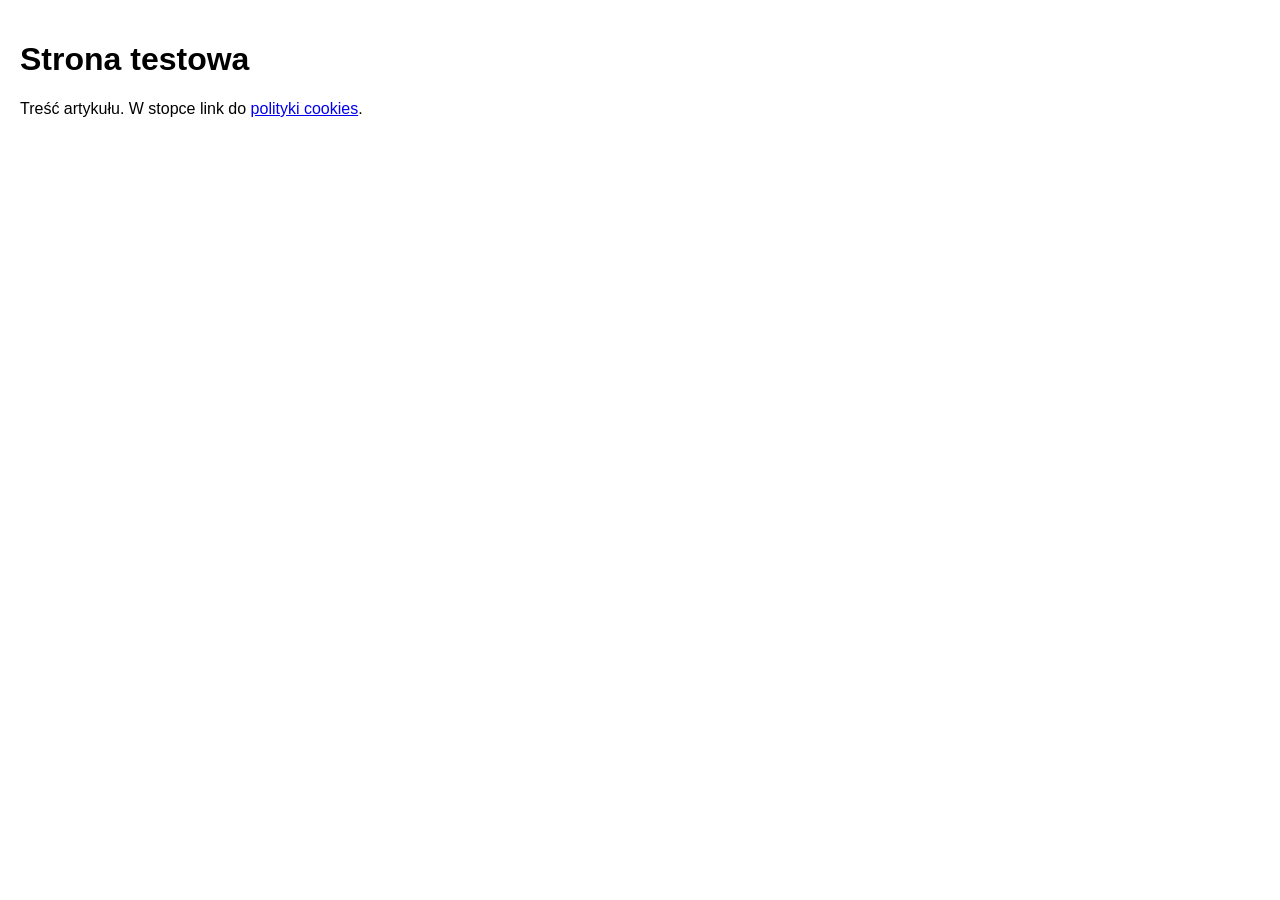
<file: test/index.html>
<!doctype html>
<html lang="pl">
<head>
<meta charset="utf-8">
<title>CCR test</title>
<style>
  .ccr-test-locked { overflow: hidden; }
  body { font-family: sans-serif; margin: 0; padding: 20px; }
  .fixed { position: fixed; left: 0; right: 0; bottom: 0; background: #eee; padding: 16px; border-top: 2px solid #999; }
  .overlay { position: fixed; inset: 0; background: rgba(0,0,0,.5); display: flex; align-items: center; justify-content: center; }
  .box { background: #fff; padding: 20px; max-width: 520px; }
  .hidden { display: none; }
  .sw { display: inline-block; width: 30px; height: 16px; background: #ccc; border-radius: 8px; }
  .sw[aria-checked="true"] { background: #36c; }
</style>
</head>
<body>
<h1>Strona testowa</h1>
<p>Treść artykułu. W stopce link do <a href="/polityka">polityki cookies</a>.</p>
<div id="app"></div>
<pre id="out"></pre>
<script>
  // ---- stub chrome API ----
  window.__reports = [];
  window.__walls = [];
  // czy wtyczka kiedykolwiek ukryła jakiś element (clip-path w stylu inline)
  new MutationObserver(ms => { for (const m of ms) if (m.target.style && m.target.style.clipPath) window.__clipEver = true; })
    .observe(document.documentElement, { subtree: true, attributes: true, attributeFilter: ['style'] });
  // czy kliknięty element był ukryty (clip-path wtyczki na nim lub przodku, także przez Shadow DOM)
  document.addEventListener('click', e => {
    const path = e.composedPath().filter(n => n.nodeType === 1);
    (window.__clickHidden ||= []).push(path.some(n => getComputedStyle(n).clipPath !== 'none'));
    (window.__clickScroll ||= []).push([document.documentElement, document.body].every(n => getComputedStyle(n).overflowY !== 'hidden'));
  }, true);
  const params = new URLSearchParams(location.search);
  const settings = JSON.parse(JSON.stringify({
    enabled: true, granular: true, fallback: 'reject', infoBanner: 'hide', notifications: true, debug: true, disabledSites: [],
    wall: { mode: 'ask', onDecline: 'nothing', remember: true },
    categories: { necessary: true, functional: true, analytics: false, marketing: false, personalization: false, social: false, thirdParty: false, legitimateInterest: false, other: false }
  }));
  if (params.get('onlyNecessary')) settings.categories.functional = false;
  if (!params.get('ext')) window.chrome = {
    runtime: {
      sendMessage: async (msg) => {
        if (msg.type === 'init') return { settings, topHost: location.hostname, disabled: false };
        if (msg.type === 'handled') { window.__reports.push(msg); return { ok: true }; }
        if (msg.type === 'wall' && params.get('wall')) { window.__walls.push(msg); return { decision: params.get('wall') }; }
        if (msg.type === 'wall') { window.__walls.push(msg); const r =await CCR_UI.askWall({ kind: msg.kind, host: location.hostname, onDecline: 'nothing', remember: true }); return { decision: r.decision }; }
      },
      onMessage: { addListener() {} }
    }
  };

  const cases = {
    // OneTrust-podobny: baner + osobny panel z checkboxami
    onetrust: `
      <div class="fixed" id="cookie-banner">
        <p>Używamy plików cookie i podobnych technologii, aby personalizować reklamy. Twoja prywatność jest ważna.</p>
        <button id="acc" onclick="done('accept-all')">Akceptuj wszystkie</button>
        <button onclick="document.getElementById('pc').classList.remove('hidden'); document.getElementById('cookie-banner').classList.add('hidden')">Ustawienia plików cookie</button>
      </div>
      <div class="overlay hidden" id="pc"><div class="box">
        <h2>Centrum preferencji prywatności</h2>
        <div><h4>Ściśle niezbędne pliki cookie</h4><input type="checkbox" id="c1" checked disabled><label for="c1">Zawsze aktywne</label></div>
        <div><h4>Funkcjonalne pliki cookie</h4><p>Zapamiętują Twoje preferencje.</p><input type="checkbox" id="c3"></div>
        <div><h4>Wydajnościowe pliki cookie</h4><p>Pozwalają liczyć odwiedziny.</p><input type="checkbox" id="c2" checked></div>
        <div><h4>Pliki cookie do celów reklamowych</h4><input type="checkbox" id="c4" checked></div>
        <div><h4>Media społecznościowe</h4><input type="checkbox" id="c5" checked></div>
        <button onclick="done('save')">Zapisz ustawienia</button>
        <button onclick="done('accept-all')">Zezwól na wszystkie</button>
      </div></div>`,
    // Prosty baner z "Odrzuć"
    reject: `
      <div class="fixed"><p>Ta strona korzysta z ciasteczek w celach analitycznych i marketingowych.</p>
        <button onclick="done('accept')">Akceptuję</button> <button onclick="done('reject')">Odrzuć wszystkie</button></div>`,
    // TCF z przełącznikami role=switch i zakładką uzasadnionego interesu
    tcf: `
      <div class="overlay" role="dialog" aria-modal="true" id="tcf"><div class="box">
        <p>Cenimy Twoją prywatność. My i nasi partnerzy (842) przechowujemy informacje na urządzeniu (cookies) i przetwarzamy dane osobowe.</p>
        <button onclick="done('accept')">Zgadzam się</button>
        <button onclick="document.getElementById('purposes').classList.remove('hidden')">Więcej opcji</button>
        <div id="purposes" class="hidden">
          <div class="p"><b>Przechowywanie informacji na urządzeniu</b> <span class="sw" role="switch" aria-checked="false" aria-label="Zgoda" onclick="tg(this)"></span></div>
          <div class="p"><b>Wybór spersonalizowanych reklam</b> <span class="sw" role="switch" aria-checked="false" aria-label="Zgoda" onclick="tg(this)"></span> <span class="sw" role="switch" aria-checked="true" aria-label="Uzasadniony interes" onclick="tg(this)"></span></div>
          <div class="p"><b>Pomiar wydajności treści</b> <span class="sw" role="switch" aria-checked="false" aria-label="Zgoda" onclick="tg(this)"></span> <span class="sw" role="switch" aria-checked="true" aria-label="Uzasadniony interes" onclick="tg(this)"></span></div>
          <div class="p"><b>Funkcjonalność</b> <span class="sw" role="switch" aria-checked="false" aria-label="Zgoda" onclick="tg(this)"></span></div>
          <div><h4>Funkcje specjalne</h4><div class="p"><b>Użycie dokładnych danych geolokalizacyjnych</b> <span class="sw" role="switch" aria-checked="false" aria-label="Zgoda" onclick="tg(this)"></span></div></div>
          <button onclick="done('save')">Zapisz i wyjdź</button>
        </div>
      </div></div>`,
    // "Zgoda albo płać"
    pay: `
      <div class="overlay"><div class="box"><h2>Reklamy finansują nasz serwis</h2>
        <p>Zaakceptuj cookies i zgody na przetwarzanie danych przez partnerów albo wykup subskrypcję bez reklam za 9,99 zł/mies.</p>
        <button onclick="done('accept')">Akceptuj i przejdź do serwisu</button> <button onclick="done('pay')">Wykup subskrypcję</button></div></div>`,
    // Odwzorowanie wp.pl: ekran zgód → ustawienia zaawansowane → "odrzucam i płacę"
    wp: `
      <div style="position:fixed;inset:0;background:rgba(0,0,0,.4)" id="wpwrap"><div role="dialog" style="position:absolute;inset:40px;background:#fff;padding:20px;overflow:auto" id="wpd"></div></div>`,
    // Baner informacyjny
    info: `<div class="fixed" style="bottom:0;top:auto"><span>Ta strona używa plików cookies. Korzystając z niej zgadzasz się na ich użycie.</span> <button onclick="done('ok')">OK</button></div>`,
    // Okienko cookie z przyciskami, których wtyczka nie rozpoznaje → propozycja zgłoszenia
    unrecognized: `
      <div class="overlay" id="unrec"><div class="box"><h2>Pliki cookie i RODO</h2>
        <p>Ta strona używa plików cookie. Zgodnie z RODO prosimy o decyzję w sprawie przetwarzania danych przez partnerów.</p>
        <span role="button" tabindex="0" onclick="done('dalej')">Dalej</span> <span role="button" tabindex="0" onclick="done('info')">Informacje</span></div></div>`,
    // "Odrzuć" nie działa (okienko zostaje) → nie akceptujemy na ślepo, proponujemy zgłoszenie
    stuck: `
      <div class="overlay" id="stuck"><div class="box"><p>Używamy plików cookie w celach analitycznych i reklamowych.</p>
        <button onclick="window.__rejectTried=(window.__rejectTried||0)+1">Odrzuć wszystkie</button>
        <button onclick="done('accept')">Akceptuję</button></div></div>`,
    // Obsługa trwa za długo (setki przełączników partnerów, a strona przetwarza każde kliknięcie ~40 ms)
    // → przerwanie po limicie czasu, bez dalszych kliknięć, i propozycja zgłoszenia
    slow: `
      <div class="overlay" id="slow"><div class="box" style="max-height:80vh;overflow:auto"><p>Używamy plików cookie w celach analitycznych i reklamowych. Wybierz partnerów.</p>
        <button onclick="document.getElementById('slowp').style.display='block'">Ustawienia</button>
        <button onclick="done('accept')">Akceptuję wszystkie</button>
        <div id="slowp" style="display:none"><button onclick="">Zapisz wybór</button>
          ${Array.from({ length: 600 }, (_, i) => `<div>Partner reklamowy ${i + 1} <span role="switch" aria-checked="true" tabindex="0" onclick="slowClick()">wł.</span></div>`).join('')}
        </div></div></div>`,
    // "Odrzuć" pozornie działa: okienko znika i po chwili wraca → propozycja zgłoszenia
    reappear: `
      <div class="overlay" id="reap"><div class="box"><p>Używamy plików cookie w celach analitycznych i reklamowych.</p>
        <button onclick="window.__rejectTried=(window.__rejectTried||0)+1;const o=document.getElementById('reap');o.style.display='none';setTimeout(()=>o.style.display='',1000)">Odrzuć wszystkie</button>
        <button onclick="done('accept')">Akceptuję</button></div></div>`,
    // Powłoka aplikacji (np. github.com): pełnoekranowy kontener strony z „Manage cookies” w stopce — to nie baner
    shell: `
      <div style="position:fixed;inset:0;overflow:auto;background:#fff" id="shell">
        <header><nav><a href="#">Repositories</a> <button>Search</button></nav></header>
        <main><h2>My repositories</h2><p>${'Lorem ipsum dolor sit amet. '.repeat(20)}</p><button>New repository</button></main>
        <footer><a href="/terms">Terms</a> <a href="/privacy">Privacy</a> <button onclick="done('manage-cookies')">Manage cookies</button></footer>
      </div>`,
    // consentmanager (np. g2a.com): shadow root, warstwa powitalna → warstwa ustawień (budowana w cmpSetup)
    cmp: `<div id="cmpwrapper"></div>`,
    // Bramka płatności (jak Przelewy24): pełnoekranowe okno z kwotą i metodami płatności, wzmianka o cookies,
    // „Akceptuję” i „Zapłać” — to NIE jest ściana „zgoda albo płać”: nic nie klikamy, nie ukrywamy, nie pytamy
    gateway: `
      <div style="position:fixed;inset:0;z-index:100;background:#556">
        <div style="position:absolute;left:10%;right:10%;top:20px;background:#fff;padding:16px">
          <p><b>Przelewy24</b> <span>14:30</span></p>
          <p>DO ZAPŁATY <b>3128,00 PLN</b> — oponeo</p>
          ${['Przelew online', 'BLIK', 'Visa Mobile', 'Płatność kartą', 'Google Pay', 'Apple Pay', 'PayPo']
            .map(m => `<div style="cursor:pointer;border:1px solid #ddd;padding:6px;margin:4px 0" onclick="done('pay-method')">${m}</div>`).join('')}
          <button onclick="done('accept')">Akceptuję</button> <button onclick="done('pay')">Zapłać</button>
          <p style="font-size:11px">Płacąc akceptujesz Regulamin Przelewy24. Administratorem Twoich danych osobowych jest spółka PayPro S.A.
            Serwis używa plików cookies niezbędnych do realizacji płatności. <a href="#">Czytaj całość</a></p>
        </div>
      </div>`,
    // Panel ustawień jak na oponeo.pl: osobne pływające okno (bez roli dialog) wstawiane po chwili,
    // przełączniki rysowane CSS-em (div-tor + okrągła gałka em), bez input/role/aria — stan tylko w wyglądzie
    visual: `
      <div id="visapp"><footer>
        <div style="position:fixed;inset:0;z-index:10000;background:rgba(0,0,0,.4)">
          <div style="position:fixed;bottom:0;left:0;right:0;background:#fff;padding:16px">
            <p>Dbamy o Twoją prywatność! Korzystamy z plików cookies w celach analitycznych i marketingowych.</p>
            <button onclick="done('accept')">Zgadzam się</button> <button onclick="done('reject')">Nie zgadzam się</button>
            <button onclick="setTimeout(visOpen, 300)">Ustawienia</button>
          </div>
        </div>
      </footer></div>`,
    // Okienko własne strony (np. oponeo.pl, Next.js + Tailwind): głęboko w stopce, klasy bez znaczenia,
    // pełnoekranowe przyciemnienie z panelem, „przyciski” to div-y z kursorem-łapką (bez roli i tabindex)
    deep: `
      <div class="flex min-h-screen"><main class="grow"><p>${'Opony zimowe w najlepszych cenach. '.repeat(15)}</p></main>
        <footer class="mt-4 bg-gray-100"><div class="grid gap-2"><a href="/polityka">Polityka prywatności</a></div>
          <div class="fixed left-0 top-0 z-[10000] h-full w-full bg-[rgba(0,0,0,0.4)]" style="position:fixed;inset:0;z-index:10000;background:rgba(0,0,0,.4)">
            <div class="fixed bottom-0 grid w-full" style="position:fixed;bottom:0;left:0;right:0;background:#fff;padding:16px">
              <p class="text-lg font-bold">Dbamy o Twoją prywatność!</p>
              <p class="text-sm">Korzystamy z plików cookies i innych podobnych technologii. Wiąże się to z przetwarzaniem danych osobowych w celach analitycznych i marketingowych.</p>
              <div class="flex gap-2">
                <div class="rounded px-4 py-2" style="cursor:pointer" onclick="done('accept')">Zgadzam się</div>
                <div class="rounded px-4 py-2" style="cursor:pointer" onclick="done('reject')"><span>Nie zgadzam się</span></div>
              </div>
            </div>
          </div>
        </footer>
      </div>`,
    // Stopka sklepu (jak ckdrzwi.pl): newsletter z polem e-mail i zgodą marketingową, „Zarządzaj plikami cookie”
    // i linki do polityk — to NIE jest okienko zgody: nic nie klikamy (zwłaszcza „Zapisz się”), nic nie ukrywamy
    newsletter: `
      <footer id="shopfoot"><div id="menu_newsletter"><form onsubmit="done('subscribe');return false">
        <label>Zapisz się do newslettera</label> <span>Chcemy podzielić się z Tobą najnowszymi promocjami.</span>
        <input type="text" id="mailing_email" placeholder="Podaj swój adres e-mail">
        <input type="checkbox" id="mailing_policy"> <label for="mailing_policy">Wyrażam zgodę na przetwarzanie moich danych osobowych (adres e-mail) na potrzeby wysyłki newslettera z informacją handlową (marketing). Więcej w <a href="/polityka">polityce prywatności</a>.</label>
        <button type="submit" onclick="done('subscribe-click')">Zapisz się</button></form></div>
        <ul><li><a href="/regulamin">Regulamin</a></li><li><a href="/polityka">Polityka prywatności</a></li>
          <li><button type="button" id="manageCookies" onclick="done('manage-cookies')">Zarządzaj plikami cookie</button></li></ul>
        <p>Kontakt: ul. Przykładowa 2, 00-001 Warszawa. W sklepie prezentujemy ceny brutto.</p>
      </footer>`,
    // Treść strony (jak bab.la): <main> bezpośrednio w body, „Polityka dotycząca plików cookie” i „Consent Management”
    // tylko jako linki/przyciski w stopce, pole „zapamiętaj mnie” logowania — to nie okienko zgody
    pageshell: `
      <main class="main" id="pmain"><h2>Słownik polsko-angielski</h2><p>obłożenie — occupancy, occupancy rate. Przykłady użycia w zdaniach.</p>
        <label><input type="checkbox" id="social-login-remember"> Zapamiętaj mnie (logowanie przez media społecznościowe)</label>
        <p>Copyright © przyklad. Wszelkie prawa zastrzeżone.</p>
        <a href="/regulamin">Regulamin</a> <a href="/prywatnosc">Polityka prywatności</a> <a href="/cookies">Polityka dotycząca plików cookie</a>
        <a href="/reklama">Reklama</a> <span role="button" tabindex="0" onclick="done('consent-management')">Consent Management</span>
      </main>`,
    // Okienko jak x-kom.pl: najpierw baner, po „Ustawieniach” lista kategorii z przełącznikami bez etykiet
    // i przyciski „Wróć” / „Akceptuję wybrane” (= zapisz) / „Akceptuję wszystkie”
    selected: `
      <div class="overlay" id="xk"><div class="box" role="dialog" aria-modal="true" id="xkd">
        <h2>Ta strona używa ciasteczek</h2><p>Używamy ciasteczek, aby strona działała, do analiz i reklam. Możesz wybrać, na które się zgadzasz.</p>
        <button onclick="done('accept')">Akceptuję i przechodzę</button>
        <button onclick="xkSettings()">Ustawienia</button></div></div>`,
    // Panel preferencji jak na bing.com: wszystkie przełączniki już wyłączone, „Zapisz ustawienia” nieaktywne,
    // dopóki nic się nie zmieni → zamknięcie krzyżykiem (stan już zgodny z ustawieniami), bez zgłoszenia
    nosave: `
      <div id="mcp_container" class="overlay"><div id="mcp_overlay" style="position:absolute;top:10px;right:10px"><div class="closeicon_overlay"><div id="closeicon" class="closeicon" style="width:24px;height:24px;cursor:pointer;background:#888" onclick="done('close')"></div></div></div>
        <div class="box"><div class="mcp_head">Zarządzaj ustawieniami plików cookie</div><div>Korzystamy również z niezbędnych plików cookie, które nie mogą zostać wyłączone</div>
        ${[['analytics', 'Analityczne:', 'Zezwalamy stronom trzecim na korzystanie z analitycznych plików cookie.'], ['sm', 'Media społecznościowe:', 'Używamy plików cookie mediów społecznościowych.'], ['ad', 'Reklamy:', 'Zezwól na korzystanie z plików cookie, aby zwiększyć trafność reklam.']]
          .map(([id, h, d]) => `<div class="mcp_row"><div class="mcp_row_head">${h}</div><div>${d}</div><label class="switch"><input type="checkbox" id="${id}_checkbox" aria-label="${h}" onchange="nsEnable()"><span class="slider"></span></label><div>Wyłączone</div></div>`).join('')}
        <div class="mcp_savesettings"><span class="cbtn"><a id="mcp_savesettings" aria-disabled="true" class="disabledbtn" onclick="if(this.getAttribute('aria-disabled')!=='true')done('save')">Zapisz ustawienia</a></span></div></div></div>`,
    // Aplikacja (jak konsola Google Cloud): strona zawsze ma overflow:hidden i nic do przewinięcia, na dole mały pasek
    // „używamy cookie… OK” — to baner informacyjny (ukryć), a nie ściana blokująca (bez pytania)
    appinfo: `
      <div id="glue-cookie-notification-bar-1" class="glue-cookie-notification-bar" role="region" style="position:fixed;bottom:0;left:0;right:0;background:#eee;padding:12px">
        <p><span>Na tej stronie używamy plików cookie Google, aby poprawiać jakość usług i analizować ruch.</span> <a href="https://policies.example.com/cookies">Dowiedz się więcej</a></p>
        <button onclick="done('ok')">OK</button></div>`,
    // Okienko sklepu IdoSell (iai_cookie): przełączniki kategorii, „Potwierdzam wszystkie” (= akceptuj wszystko)
    // przed „Potwierdzam wymagane” (= tylko niezbędne) — nie wolno pomylić ich z „Zapisz”
    idosell: `
      <div id="iai_cookie" class="iai_cookie overlay" role="dialog" aria-modal="true"><div class="box">
        <h3>Dbamy o Twoją prywatność</h3><p>Sklep korzysta z plików cookie w celu realizacji usług zgodnie z <a href="/cookies">Polityką dotyczącą cookies</a>.</p>
        <div><button type="button">Funkcjonalne pliki cookie (wymagane)</button> <small>Zawsze aktywne</small></div>
        <div><button type="button" id="iai_acc1">Analityczne pliki cookie</button> <label class="iai_cookie__switch"><input type="checkbox" name="analytics" id="iai_an" aria-labelledby="iai_acc1"><span></span></label></div>
        <div><button type="button" id="iai_acc2">Reklamowe pliki cookie</button> <label class="iai_cookie__switch"><input type="checkbox" name="marketing" id="iai_mk" aria-labelledby="iai_acc2"><span></span></label></div>
        <button class="acceptAll" onclick="done('accept-all')">Potwierdzam wszystkie</button>
        <button class="rejectAll" onclick="done('reject')">Potwierdzam wymagane</button></div></div>`,
    // Po odrzuceniu strona pokazuje mały pływający przycisk „Ustawienia plików cookie” (ponowne otwarcie) — nie klikać
    reopen: `
      <div class="fixed" id="ro"><p>Używamy plików cookie w celach analitycznych i marketingowych.</p>
        <button onclick="done('accept')">Akceptuję</button> <button onclick="roReject()">Odrzuć wszystkie</button></div>`,
    // InMobi Choice: „Więcej opcji” podmienia treść okienka na listę celów bez przełączników; „Odrzucenie” tylko
    // przestawia wybór, zapisuje dopiero „Zapisz i wyjdź”
    rejectsave: `
      <div class="overlay" id="rs"><div class="box" role="dialog" id="rsd"><p>Szanujemy Twoją prywatność. Razem z naszymi 1542 partnerami przechowujemy informacje na urządzeniu (cookies) i przetwarzamy dane osobowe.</p>
        <button onclick="rsMore()">Więcej opcji</button> <button onclick="done('accept')">Akceptuję</button></div></div>`,
    // Baner wjeżdża z opóźnieniem (przyciski niewidoczne przez chwilę), duński „Kun nødvendige” = tylko niezbędne
    fade: `
      <div id="silktide-wrapper" class="fixed"><div id="fd"><p>Vi bruger cookies på vores hjemmeside til at sikre, at siden fungerer korrekt og til at analysere trafikken.</p>
        <span id="fdb" style="opacity:0"><button onclick="done('accept')">Accepter alle</button> <button onclick="done('reject')">Kun nødvendige</button> <button>Præferencer</button></span></div></div>`,
    // Okienko bez odrzucenia, ale z „×” (np. Complianz TCF): zamknięcie nie jest zgodą — lepsze niż pytanie o akceptację
    closex: `
      <div class="overlay" id="cx"><div class="box"><button aria-label="Zamknij okno" onclick="done('close')" style="float:right">×</button>
        <p>Aby zapewnić najlepsze wrażenia, my i nasi partnerzy używamy technologii takich jak pliki cookie do przechowywania informacji o urządzeniu.</p>
        <button onclick="done('accept')">Zaakceptuj wszystkie</button></div></div>`,
    // iubenda na stronie z abonamentem: przycisk z klasą „reject” mówi „Odrzuć i wykup abonament” — to ściana płatności
    iubendapay: `
      <div id="iubenda-cs-banner" class="fixed"><p>Utilizziamo cookie e tecnologie simili per finalità pubblicitarie, anche con partner terzi.</p>
        <button class="iubenda-cs-accept-btn" onclick="done('accept')">Accetta</button>
        <button class="iubenda-cs-reject-btn" onclick="done('pay')">Rifiuta e abbonati</button></div>`,
    // Panel logowania przyklejony do boku strony, z linkiem „Ustawienia plików cookie” — to nie okienko zgody
    loginbar: `
      <div style="position:sticky;top:0;width:320px;background:#eee;padding:8px" id="lb"><h3>Zaloguj się</h3>
        <input type="email" placeholder="E-mail"> <input type="password"> <button onclick="done('login')">Dalej</button>
        <p>Korzystając z serwisu akceptujesz pliki cookie i politykę prywatności.</p>
        <a href="#" onclick="done('cookie-settings');return false">Ustawienia plików cookie</a></div>`,
    // Pole „Wyrażam sprzeciw…” (WP, OneTrust u Agory) działa odwrotnie: zaznaczone = odmowa uzasadnionego interesu.
    // Opis innego celu („możesz wnieść sprzeciw w każdej chwili”) nie może odwrócić logiki zwykłego przełącznika zgody.
    objection: `
      <div class="overlay" id="ob"><div class="box" role="dialog"><h2>Ustawienia prywatności</h2>
        <p>My i nasi partnerzy przetwarzamy dane osobowe i używamy plików cookie.</p>
        <div><b>Pomiar efektywności reklam</b><p>Możesz wnieść sprzeciw w każdej chwili w ustawieniach.</p><input type="checkbox" id="ob1" checked></div>
        <div><b>Rozumienie odbiorców dzięki statystyce</b><input type="checkbox" id="ob2" checked></div>
        <div class="li"><span>Wyrażam sprzeciw dla przetwarzania moich danych osobowych na podstawie uzasadnionego interesu Zaufanych Partnerów</span> <input type="checkbox" id="ob3"></div>
        <button onclick="done('save')">Zapisz moje wybory</button> <button onclick="done('accept')">Akceptuję wszystkie</button></div></div>`,
    // OneTrust IAB: sprzeciw wobec uzasadnionego interesu to przycisk przy każdym celu, ukryty w zwiniętej sekcji
    otli: `
      <div id="onetrust-banner-sdk" class="fixed"><p>Używamy plików cookie, a nasi partnerzy IAB przetwarzają dane osobowe.</p>
        <button id="onetrust-accept-btn-handler" onclick="done('accept')">Akceptuję</button>
        <button id="onetrust-pc-btn-handler" onclick="otOpen()">Ustawienia zaawansowane</button></div>
      <div id="onetrust-pc-sdk" class="overlay hidden"><div class="box"><h2>Centrum preferencji</h2>
        <div><h4>Pliki cookie wydajności</h4><input type="checkbox" class="category-switch-handler" id="ot2" checked></div>
        <div><h4>Pomiar efektywności treści</h4><div style="display:none"><button class="ot-obj-leg-btn-handler ot-leg-int-enabled" onclick="this.classList.remove('ot-leg-int-enabled')">Zgłaszam sprzeciw wobec prawnie uzasadnionych interesów</button></div></div>
        <div><h4>Rozwój i ulepszanie usług</h4><div style="display:none"><button class="ot-obj-leg-btn-handler ot-leg-int-enabled" onclick="this.classList.remove('ot-leg-int-enabled')">Zgłaszam sprzeciw wobec prawnie uzasadnionych interesów</button></div></div>
        <button class="save-preference-btn-handler" onclick="window.__otObjected=document.querySelectorAll('.ot-obj-leg-btn-handler:not(.ot-leg-int-enabled)').length;done('save')">Potwierdzam moje wybory</button></div></div>`,
    // Po „Odrzuć wszystkie” strona zapisała w TCF uzasadniony interes → wtyczka sprawdza __tcfapi, otwiera ustawienia
    // ponownie (InMobi: displayConsentUi), zgłasza sprzeciw i zapisuje — bez klikania akceptacji
    tcfli: `
      <div class="fixed" id="tl"><p>My i nasi partnerzy przechowujemy informacje na urządzeniu (cookies) i przetwarzamy dane osobowe.</p>
        <button onclick="done('accept')">Akceptuję</button>
        <button onclick="window.__tcfState.decided=true;window.__rejected=1;document.getElementById('tl').remove()">Odrzuć wszystkie</button></div>`,
    // Ściana bez płatności (tylko akceptuj, pełnoekranowa)
    wall: `
      <div class="overlay"><div class="box"><p>Aby korzystać z serwisu, musisz zaakceptować pliki cookie i przetwarzanie danych (RODO).</p>
        <button onclick="done('accept')">Akceptuję</button></div></div>`
  };
  function slowClick() {
    window.__toggleClicks = (window.__toggleClicks || 0) + 1;
    for (const t = performance.now(); performance.now() - t < 40;); // strona przetwarza kliknięcie ~40 ms
  }
  function xkSettings() {
    const rows = [['Ciasteczka, dzięki którym działa strona', 'Są niezbędne, by nasza strona działała prawidłowo, dlatego nie możesz z nich zrezygnować.', 'xk1', true, true],
      ['Ciasteczka, dzięki którym poznamy Twoje potrzeby', 'Dane analityczne, które zbieramy, pozwalają nam poznać Twoje zachowanie.', 'xk2', true, false],
      ['Ciasteczka, dzięki którym dopasujemy do Ciebie reklamy', 'Sprawdzamy, co przeglądasz, aby lepiej dopasować reklamy.', 'xk3', false, false],
      ['Ciasteczka, dzięki którym dopasujemy do Ciebie stronę', 'Możemy dostosować dla Ciebie naszą stronę.', 'xk4', false, false]];
    document.getElementById('xkd').innerHTML = `<h2>Ustawienia ciasteczek</h2><p>Poniżej możesz sprawdzić, jakie dane zbieramy w ciasteczkach. Nie na wszystkie musisz się zgodzić.</p>
      ${rows.map(([h, d, id, on, dis]) => `<div><div><h3>${h}</h3><input type="checkbox" id="${id}" ${on ? 'checked' : ''} ${dis ? 'disabled' : ''}></div><p>${d}</p><button type="button">Pokaż więcej</button></div>`).join('')}
      <button onclick="document.getElementById('xkd').innerHTML='';done('back')">Wróć</button>
      <button onclick="done('save')">Akceptuję wybrane</button> <button onclick="done('accept-all')">Akceptuję wszystkie</button>`;
  }
  function roReject() {
    done('reject');
    setTimeout(() => {
      const w = document.createElement('div');
      w.setAttribute('role', 'dialog');
      w.style.cssText = 'position:fixed;left:10px;bottom:10px;width:190px;height:36px;background:#eee';
      w.innerHTML = '<button onclick="window.__reopened=(window.__reopened||0)+1">Ustawienia plików cookie</button>';
      document.body.appendChild(w);
    }, 300);
  }
  function rsMore() {
    document.getElementById('rsd').innerHTML = `<p>Szanujemy Twoją prywatność — ustawienia. Partnerzy przetwarzają dane w poniższych celach.</p>
      ${['Przechowywanie informacji na urządzeniu', 'Spersonalizowane reklamy', 'Pomiar efektywności treści'].map(t => `<div><button type="button" class="li">${t}</button></div>`).join('')}
      <button onclick="window.__rsAll='off'">Odrzucenie</button> <button onclick="window.__rsAll='on'">Akceptacja</button>
      <button onclick="done('save')">Zapisz i wyjdź</button>`;
  }
  function otOpen() { document.getElementById('onetrust-banner-sdk').classList.add('hidden'); document.getElementById('onetrust-pc-sdk').classList.remove('hidden'); }
  // atrapa __tcfapi (InMobi, cmpId 10): uzasadniony interes zostaje po odrzuceniu, znika po „Sprzeciw wobec wszystkich” + zapis
  function tcfStub() {
    const st = window.__tcfState = { decided: false, li: true };
    window.__tcfapi = (cmd, v, cb) => {
      if (cmd === 'ping') return cb({ cmpId: 10, gdprApplies: true }, true);
      if (cmd === 'getTCData') return cb({ cmpId: 10, gdprApplies: true, eventStatus: st.decided ? 'useractioncomplete' : 'cmpuishown',
        purpose: { consents: {}, legitimateInterests: st.li ? { 2: true, 7: true } : {} }, vendor: { consents: {}, legitimateInterests: st.li ? { 1: true } : {} },
        specialFeatureOptins: {} }, true);
      if (cmd === 'displayConsentUi') { tcfPanel(); return cb(true); }
    };
  }
  function tcfPanel() {
    const w = document.createElement('div');
    w.className = 'overlay'; w.id = 'tlp';
    w.innerHTML = `<div class="box"><p>Ustawienia prywatności: cele przetwarzania danych i partnerzy (pliki cookie).</p>
      <button onclick="document.getElementById('tlli').style.display='block'">Uzasadniony interes</button>
      <div id="tlli" style="display:none"><p>Partnerzy powołują się na uzasadniony interes.</p><button onclick="window.__tcfState.pending=true;window.__objAll=1">Sprzeciw wobec wszystkich</button></div>
      <button onclick="window.__tcfState.decided=true;if(window.__tcfState.pending)window.__tcfState.li=false;window.__saved=1;document.getElementById('tlp').remove()">Zapisz i wyjdź</button>
      <button onclick="window.__acceptAll=1">Akceptuj wszystkie</button></div>`;
    document.body.appendChild(w);
  }
  function nsEnable() { document.getElementById('mcp_savesettings').setAttribute('aria-disabled', 'false'); }
  function tg(el) { el.setAttribute('aria-checked', el.getAttribute('aria-checked') === 'true' ? 'false' : 'true'); }
  function done(what) {
    const state = {};
    document.querySelectorAll('input[type=checkbox]').forEach(i => state[i.id] = i.checked);
    document.querySelectorAll('[role=switch]').forEach((s, i) => state['sw' + i] = s.getAttribute('aria-label') + ':' + s.getAttribute('aria-checked'));
    window.__clicked = { what, state };
    document.getElementById('app').innerHTML = '';
    document.body.style.overflow = ''; document.documentElement.classList.remove('ccr-test-locked');
  }
  const c = params.get('case') || 'onetrust';
  if (c === 'tcfli') tcfStub();
  const wpScreens = {
    main: `<h2>Cenimy Twoją prywatność</h2><p>Kliknij „AKCEPTUJĘ I PRZECHODZĘ DO SERWISU”, aby wyrazić zgodę na korzystanie w Internecie z technologii automatycznego gromadzenia danych (cookies) przez Wirtualną Polskę i Zaufanych Partnerów IAB (1037 partnerów). Możesz podjąć decyzję w ramach <span tabindex="0" onclick="wpShow('adv')" style="color:blue">ustawień zaawansowanych</span>.</p>
      <button onclick="done('accept')">Akceptuję i przechodzę do serwisu</button> <button onclick="wpShow('pay')">Odrzucam i chcę dowiedzieć się więcej</button>`,
    adv: `<h2>Ustawienia Zaawansowane</h2><p>Poniżej opisujemy cele i funkcje przetwarzania Twoich danych osobowych.</p>
      ${['1. Wykorzystywanie ograniczonych danych do wyboru reklam', '2. Tworzenie profili w celu spersonalizowanych reklam', '7. Pomiar efektywności treści', '8. Rozumienie odbiorców dzięki statystyce'].map(t => `<div class="p"><div>${t}</div><div><div role="switch" class="sw" aria-checked="false" onclick="tg(this)"></div><span>Zgoda</span></div></div>`).join('')}
      <div class="p"><div>9. Rozwój i ulepszanie usług</div><div><div role="switch" class="sw" aria-checked="true" onclick="tg(this)"></div><span>Uzasadniony interes</span></div></div>
      <button onclick="done('accept-all')">Włączam wszystko, przechodzę do serwisu</button> <button onclick="window.__wpSaved=[...document.querySelectorAll('[role=switch]')].map(s=>s.getAttribute('aria-checked'));wpShow('pay')">Zapisuję i chcę dowiedzieć się więcej</button>`,
    pay: `<h2>Odrzucam zgody i płacę od 5,75 do 7,50 zł / miesiąc</h2><p>Wirtualna Polska oferuje wszystkie swoje treści za darmo, tak długo, jak zarabia na reklamach. Jeśli chcesz nam uniemożliwić dopasowywanie reklam do Ciebie, dajemy alternatywę w postaci symbolicznego abonamentu.</p>
      <button onclick="done('accept')">Nie chcę płacić, jednak akceptuję zgody</button> <button onclick="done('pay')">Nadal odrzucam, chcę zapłacić</button>`
  };
  function visRow(title, desc, on) {
    return `<div style="display:grid;grid-template-columns:1fr 50px;gap:8px;padding:6px 0;border-bottom:1px solid #ddd">
      <div><b>${title}</b><p style="margin:2px 0;font-size:12px">${desc}</p></div>
      ${on === null ? '<span>Wymagane</span>' : `<div class="vt" data-on="${on ? 1 : 0}" onclick="visToggle(this)" style="cursor:pointer;width:40px;height:20px;border:1px solid #888;border-radius:10px;box-sizing:border-box;position:relative;background:${on ? '#2a6' : '#ccc'}">
        <em style="display:block;width:16px;height:16px;border-radius:50%;background:#fff;position:absolute;top:1px;left:1px;transition:transform .2s;transform:translateX(${on ? 20 : 0}px)"></em></div>`}
    </div>`;
  }
  function visToggle(t) {
    const on = t.dataset.on !== '1';
    t.dataset.on = on ? '1' : '0';
    t.style.background = on ? '#2a6' : '#ccc';
    t.firstElementChild.style.transform = `translateX(${on ? 20 : 0}px)`;
  }
  function visOpen() {
    const w = document.createElement('div');
    w.style.cssText = 'position:fixed;inset:0;z-index:9999;background:transparent';
    w.innerHTML = `<div style="position:fixed;left:50%;top:50%;transform:translate(-50%,-50%);width:420px;max-height:80vh;overflow:auto;background:#fff;padding:16px">
      <h3>Ustawienia plików cookies</h3><p>Poniżej możesz sprawdzić, jakie dane zbieramy w ciasteczkach i po co.</p>
      <div class="rows"></div>
      <button onclick="window.__vis=[...document.querySelectorAll('.vt')].map(v=>v.dataset.on);done('save')">Zapisz ustawienia zgód</button>
      <button onclick="done('accept-all')">Zgoda na wszystkie</button>
      <button onclick="done('reject-all')">Odrzuć wszystkie</button></div>`;
    document.getElementById('visapp').appendChild(w);
    // zawartość panelu dochodzi chwilę po samym oknie
    setTimeout(() => {
      w.querySelector('.rows').innerHTML = visRow('Niezbędne', 'Są niezbędne, by strona działała prawidłowo.', null) +
        visRow('Funkcjonalne', 'Zapamiętywanie Twoich preferencji i ustawień strony.', false) +
        visRow('Poznanie zachowań użytkownika', 'Zgadzam się na przetwarzanie danych w celu prowadzenia analiz i statystyk.', true) +
        visRow('Marketing', 'Zgadzam się na wyświetlanie spersonalizowanych reklam.', true);
    }, 200);
  }
  function cmpSetup() {
    const sr = document.getElementById('cmpwrapper').attachShadow({ mode: 'open' });
    const purposes = ['Przechowywanie informacji na urządzeniu lub dostęp do nich', 'Tworzenie profili w celu spersonalizowanych reklam', 'Pomiar efektywności treści'];
    const row = (label, i) => `<tr><td>${label}</td><td><a href="#" class="cmpvendurl" aria-label="Opis: ${label}" onclick="window.__opisClicked=(window.__opisClicked||0)+1;return false"><span style="display:inline-block;width:12px;height:12px;background:#999"></span></a> <a href="#" class="cmptogglelink" role="checkbox" aria-checked="false" aria-label="${label}" onclick="tg(this);return false">${i}</a></td></tr>`;
    const welcome = `<div style="position:fixed;inset:0;background:rgba(0,0,0,.4)"><div id="cmpbox" class="cmpbox cmpbox1" role="dialog" aria-modal="true" style="position:absolute;inset:40px;background:#fff;overflow:auto;padding:16px">
      <p>Ta strona używa plików cookie. My i nasi partnerzy przetwarzamy dane osobowe w celach reklamowych.</p>
      <a href="#" class="cmpboxbtn cmpboxbtnyes cmptxt_btn_yes" onclick="done('accept');return false">Akceptuj wszystko</a>
      <a href="#" class="cmpboxbtn cmpboxbtncustom cmptxt_btn_custom" id="cmpcustom">Ustawienia</a></div></div>`;
    const custom = `<div style="position:fixed;inset:0;background:rgba(0,0,0,.4)"><div id="cmpbox" class="cmpbox cmpbox2" role="dialog" aria-modal="true" style="position:absolute;inset:40px;background:#fff;overflow:auto;padding:16px">
      <p>Ustawienia. Niektórzy dostawcy przetwarzają dane na podstawie uzasadnionego interesu.</p>
      <a href="#" class="cmpvendurl" aria-label="Opis: Uzasadniony interes dostawców" onclick="window.__opisClicked=(window.__opisClicked||0)+1;return false"><span style="display:inline-block;width:12px;height:12px;background:#999"></span></a>
      <table><tbody>${purposes.map(row).join('')}${Array.from({ length: 300 }, (_, i) => row('Dostawca reklamowy ' + (i + 1), i)).join('')}</tbody></table>
      <a href="#" class="cmpboxbtn cmpboxbtnyes cmpboxbtnyescustomchoices cmptxt_btn_save" onclick="done('save');return false">Zapisz i wyjdź</a>
      <a href="#" class="cmpboxbtn cmpboxbtnreject cmpboxbtnrejectcustomchoices cmptxt_btn_no" onclick="done('reject');return false">Odrzuć wszystko</a></div></div>`;
    sr.innerHTML = welcome;
    sr.getElementById('cmpcustom').onclick = () => { sr.innerHTML = custom; return false; };
    window.__cmpState = () => [...sr.querySelectorAll('[role=checkbox]')].filter(e => e.getAttribute('aria-checked') === 'true').length;
  }
  // done() w shadow root nie widzi przełączników — zapisz ich stan osobno
  const doneBase = done;
  done = what => { const on = window.__cmpState ? window.__cmpState() : null; doneBase(what); if (on !== null) window.__clicked.cmpOn = on; };
  function wpShow(s) { document.getElementById('wpd').innerHTML = wpScreens[s]; }
  // wstaw z opóźnieniem jak prawdziwy CMP
  setTimeout(() => {
    document.getElementById('app').innerHTML = cases[c];
    // blokada przewijania jak w prawdziwych CMP: inline (reject) i przez klasę (tcf); done() ją zdejmuje
    if (c === 'reject') document.body.style.overflow = 'hidden';
    if (c === 'tcf') document.documentElement.classList.add('ccr-test-locked');
    if (c === 'wp') { wpShow('main'); document.body.style.overflow = 'hidden'; }
    if (c === 'cmp') cmpSetup();
    // stopka sklepu i treść strony leżą bezpośrednio w <body> (jak na prawdziwych stronach)
    if (c === 'newsletter' || c === 'pageshell') document.body.insertBefore(document.getElementById('app').firstElementChild, document.getElementById('app'));
    // aplikacja: overflow:hidden na stałe, treść mieści się w oknie
    if (c === 'fade') setTimeout(() => { document.getElementById('fdb').style.opacity = '1'; }, 1000);
    if (c === 'appinfo') { document.body.style.overflow = 'hidden'; document.documentElement.style.height = '100%'; }
  }, 300);
  // ?ext=1 → test z prawdziwie zainstalowanym rozszerzeniem (bez stubów i bez wstrzykiwania silnika)
  if (!params.get('ext')) {
    (async () => {
      for (const f of ['shared', 'rules', 'ui', 'content']) {
        await new Promise(res => { const s = document.createElement('script'); s.src = '../src/' + f + '.js'; s.onload = res; document.body.appendChild(s); });
      }
    })();
  }
</script>
</body>
</html>
</file>
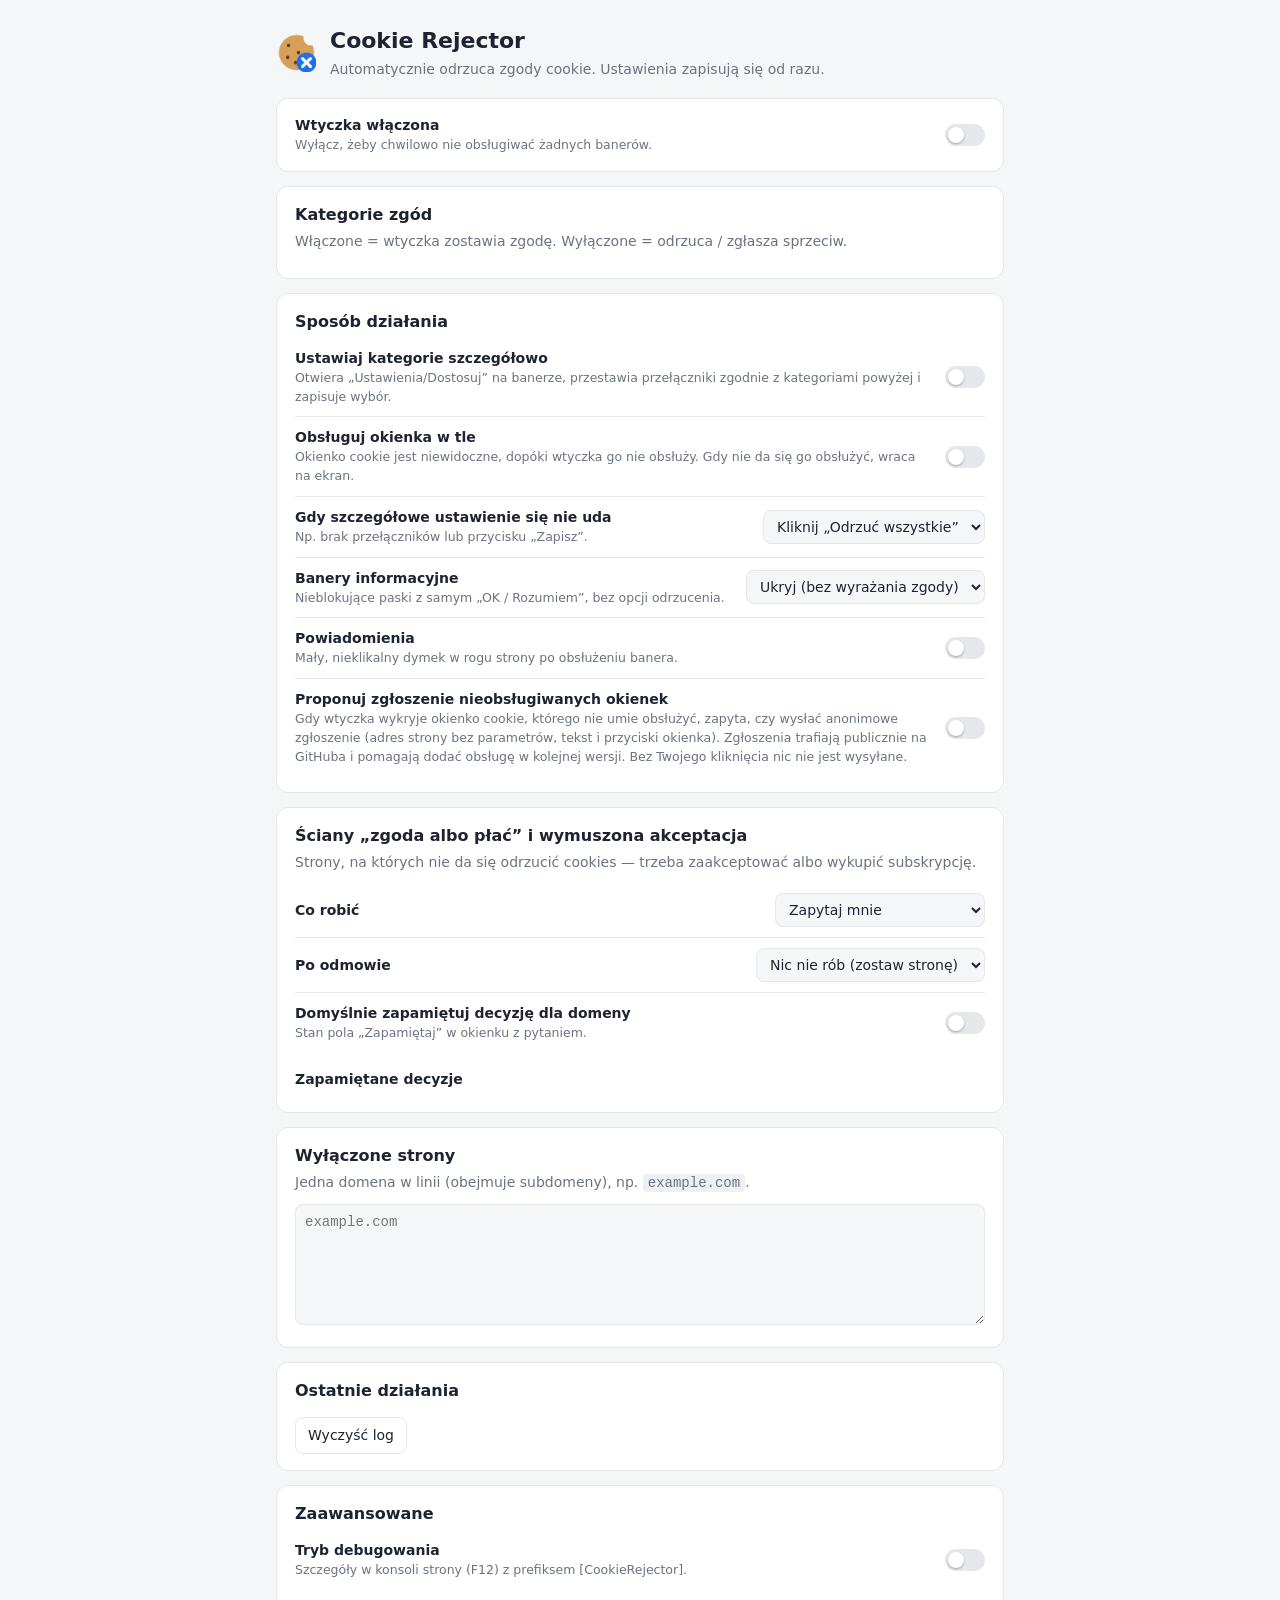
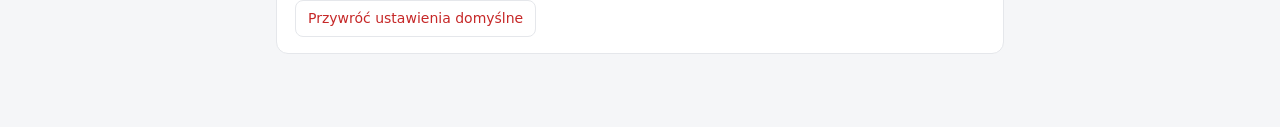
<file: options/options.html>
<!doctype html>
<html lang="pl">
<head>
  <meta charset="utf-8">
  <meta name="viewport" content="width=device-width, initial-scale=1">
  <title>Cookie Rejector — ustawienia</title>
  <link rel="stylesheet" href="options.css">
</head>
<body>
  <main>
    <header>
      <img src="../icons/icon48.png" alt="" width="40" height="40">
      <div>
        <h1>Cookie Rejector</h1>
        <p class="sub">Automatycznie odrzuca zgody cookie. Ustawienia zapisują się od razu.</p>
      </div>
      <span id="saved" class="saved" aria-live="polite"></span>
    </header>

    <section>
      <label class="row big">
        <span><b>Wtyczka włączona</b><small>Wyłącz, żeby chwilowo nie obsługiwać żadnych banerów.</small></span>
        <input type="checkbox" class="switch" data-path="enabled">
      </label>
    </section>

    <section>
      <h2>Kategorie zgód</h2>
      <p class="hint">Włączone = wtyczka zostawia zgodę. Wyłączone = odrzuca / zgłasza sprzeciw.</p>
      <div id="cats"></div>
    </section>

    <section>
      <h2>Sposób działania</h2>
      <label class="row">
        <span><b>Ustawiaj kategorie szczegółowo</b><small>Otwiera „Ustawienia/Dostosuj” na banerze, przestawia przełączniki zgodnie z kategoriami powyżej i zapisuje wybór.</small></span>
        <input type="checkbox" class="switch" data-path="granular">
      </label>
      <label class="row">
        <span><b>Obsługuj okienka w tle</b><small>Okienko cookie jest niewidoczne, dopóki wtyczka go nie obsłuży. Gdy nie da się go obsłużyć, wraca na ekran.</small></span>
        <input type="checkbox" class="switch" data-path="hideWhileHandling">
      </label>
      <label class="row">
        <span><b>Gdy szczegółowe ustawienie się nie uda</b><small>Np. brak przełączników lub przycisku „Zapisz”.</small></span>
        <select data-path="fallback">
          <option value="reject">Kliknij „Odrzuć wszystkie”</option>
          <option value="none">Nic nie rób</option>
        </select>
      </label>
      <label class="row">
        <span><b>Banery informacyjne</b><small>Nieblokujące paski z samym „OK / Rozumiem”, bez opcji odrzucenia.</small></span>
        <select data-path="infoBanner">
          <option value="hide">Ukryj (bez wyrażania zgody)</option>
          <option value="accept">Kliknij „OK”</option>
          <option value="ignore">Zostaw</option>
        </select>
      </label>
      <label class="row">
        <span><b>Powiadomienia</b><small>Mały, nieklikalny dymek w rogu strony po obsłużeniu banera.</small></span>
        <input type="checkbox" class="switch" data-path="notifications">
      </label>
      <label class="row">
        <span><b>Proponuj zgłoszenie nieobsługiwanych okienek</b><small>Gdy wtyczka wykryje okienko cookie, którego nie umie obsłużyć, zapyta, czy wysłać anonimowe zgłoszenie (adres strony bez parametrów, tekst i przyciski okienka). Zgłoszenia trafiają publicznie na GitHuba i pomagają dodać obsługę w kolejnej wersji. Bez Twojego kliknięcia nic nie jest wysyłane.</small></span>
        <input type="checkbox" class="switch" data-path="reportUnsupported">
      </label>
    </section>

    <section>
      <h2>Ściany „zgoda albo płać” i wymuszona akceptacja</h2>
      <p class="hint">Strony, na których nie da się odrzucić cookies — trzeba zaakceptować albo wykupić subskrypcję.</p>
      <label class="row">
        <span><b>Co robić</b></span>
        <select data-path="wall.mode">
          <option value="ask">Zapytaj mnie</option>
          <option value="accept">Zawsze akceptuj</option>
          <option value="decline">Zawsze odmawiaj</option>
        </select>
      </label>
      <label class="row">
        <span><b>Po odmowie</b></span>
        <select data-path="wall.onDecline">
          <option value="nothing">Nic nie rób (zostaw stronę)</option>
          <option value="close">Zamknij kartę</option>
        </select>
      </label>
      <label class="row">
        <span><b>Domyślnie zapamiętuj decyzję dla domeny</b><small>Stan pola „Zapamiętaj” w okienku z pytaniem.</small></span>
        <input type="checkbox" class="switch" data-path="wall.remember">
      </label>
      <h3>Zapamiętane decyzje</h3>
      <div id="decisions" class="list"></div>
    </section>

    <section>
      <h2>Wyłączone strony</h2>
      <p class="hint">Jedna domena w linii (obejmuje subdomeny), np. <code>example.com</code>.</p>
      <textarea id="disabledSites" rows="5" spellcheck="false" placeholder="example.com"></textarea>
    </section>

    <section>
      <h2>Ostatnie działania</h2>
      <div id="log" class="list"></div>
      <div class="actions">
        <button id="clearLog" class="ghost">Wyczyść log</button>
      </div>
    </section>

    <section>
      <h2>Zaawansowane</h2>
      <label class="row">
        <span><b>Tryb debugowania</b><small>Szczegóły w konsoli strony (F12) z prefiksem [CookieRejector].</small></span>
        <input type="checkbox" class="switch" data-path="debug">
      </label>
      <div class="actions">
        <button id="reset" class="ghost danger">Przywróć ustawienia domyślne</button>
      </div>
    </section>
  </main>
  <script src="../src/shared.js"></script>
  <script src="options.js"></script>
</body>
</html>
</file>
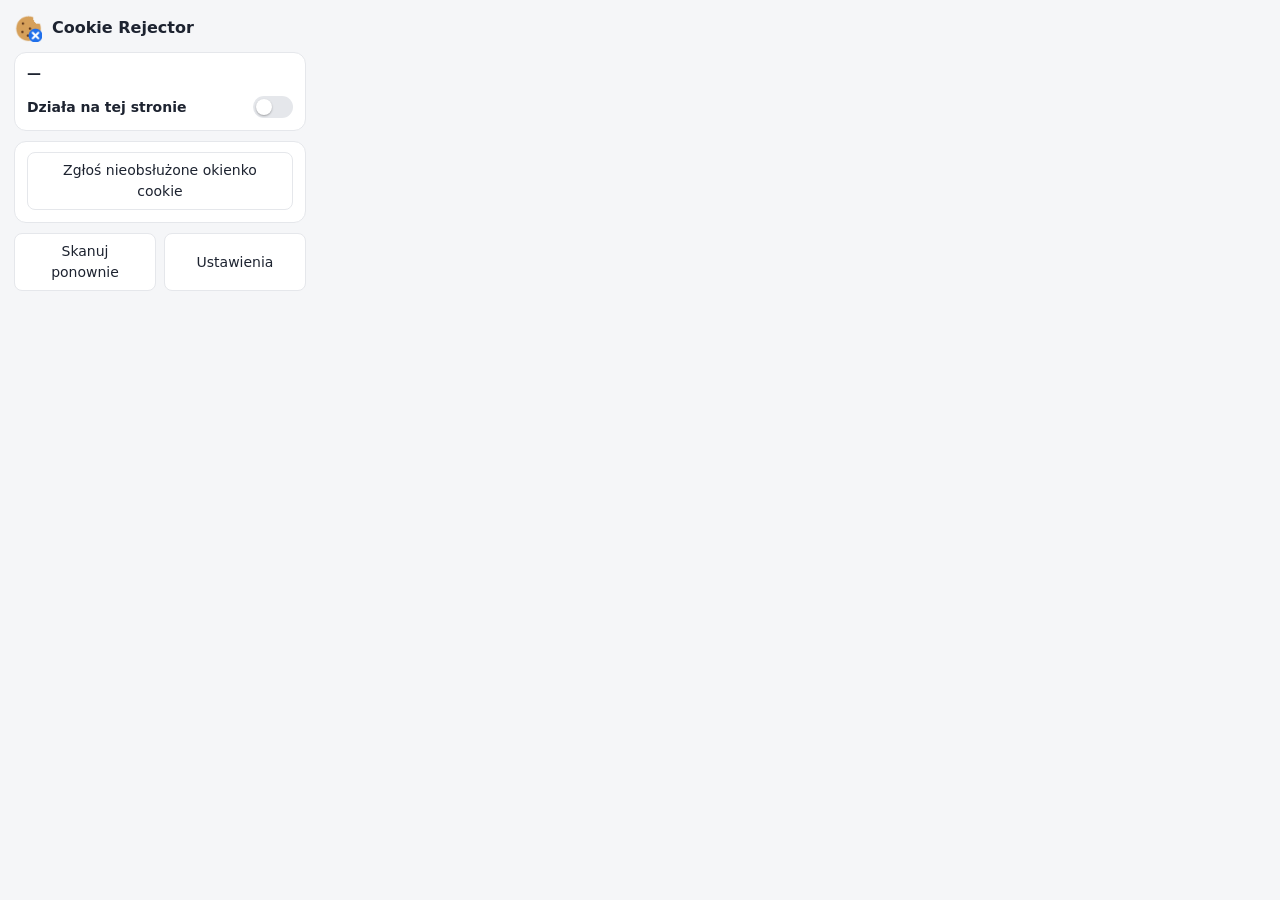
<file: popup/popup.html>
<!doctype html>
<html lang="pl">
<head>
  <meta charset="utf-8">
  <link rel="stylesheet" href="../options/options.css">
  <style>
    body { width: 320px; }
    main { padding: 14px; }
    header { margin-bottom: 10px; gap: 10px; }
    header h1 { font-size: 16px; }
    section { padding: 10px 12px; margin-bottom: 10px; }
    .host { font-weight: 600; word-break: break-all; }
    .stat { color: var(--muted); font-size: 13px; margin-top: 2px; }
    .actions { flex-wrap: wrap; margin-top: 0; }
    .actions button { flex: 1; }
  </style>
</head>
<body>
  <main>
    <header>
      <img src="../icons/icon32.png" alt="" width="28" height="28">
      <h1>Cookie Rejector</h1>
    </header>
    <section>
      <div class="host" id="host">—</div>
      <div class="stat" id="stat"></div>
      <label class="row" style="border:0;padding-bottom:0">
        <span><b>Działa na tej stronie</b></span>
        <input type="checkbox" class="switch" id="siteOn">
      </label>
      <div id="decision" class="stat"></div>
    </section>
    <section>
      <button id="report" class="ghost" style="width:100%">Zgłoś nieobsłużone okienko cookie</button>
      <div id="reportStatus" class="stat" aria-live="polite"></div>
    </section>
    <div class="actions">
      <button id="rescan">Skanuj ponownie</button>
      <button id="options">Ustawienia</button>
    </div>
  </main>
  <script src="../src/shared.js"></script>
  <script src="popup.js"></script>
</body>
</html>
</file>
<file: options/options.css>
:root {
  --bg: #f5f6f8; --card: #ffffff; --text: #1d2330; --muted: #6b7280; --line: #e5e7eb;
  --accent: #1f6feb; --danger: #c62828; --chip: #eef0f3;
}
@media (prefers-color-scheme: dark) {
  :root { --bg: #12151b; --card: #1b2029; --text: #eef0f3; --muted: #9ca3af; --line: #2c3340; --accent: #4c8dff; --danger: #ef5350; --chip: #262c37; }
}
* { box-sizing: border-box; }
body { margin: 0; background: var(--bg); color: var(--text); font: 14px/1.5 system-ui, -apple-system, "Segoe UI", Roboto, sans-serif; }
main { max-width: 760px; margin: 0 auto; padding: 24px 16px 60px; }
header { display: flex; align-items: center; gap: 14px; margin-bottom: 18px; }
header h1 { margin: 0; font-size: 22px; }
.sub { margin: 2px 0 0; color: var(--muted); }
.saved { margin-left: auto; color: var(--accent); font-weight: 600; opacity: 0; transition: opacity .3s; }
.saved.show { opacity: 1; }
section { background: var(--card); border: 1px solid var(--line); border-radius: 12px; padding: 16px 18px; margin-bottom: 14px; }
h2 { font-size: 16px; margin: 0 0 4px; }
h3 { font-size: 14px; margin: 16px 0 6px; }
.hint { color: var(--muted); margin: 0 0 10px; }
.row { display: flex; align-items: center; justify-content: space-between; gap: 16px; padding: 10px 0; border-top: 1px solid var(--line); cursor: pointer; }
.row:first-of-type { border-top: 0; }
.row.big { border: 0; padding: 0; }
.row span { display: flex; flex-direction: column; }
.row small { color: var(--muted); font-size: 12.5px; }
.row.locked { cursor: default; opacity: .75; }
select, textarea { font: inherit; color: var(--text); background: var(--bg); border: 1px solid var(--line); border-radius: 8px; padding: 7px 9px; }
select { min-width: 210px; max-width: 50%; }
textarea { width: 100%; font-family: ui-monospace, Consolas, monospace; }
.switch { appearance: none; width: 40px; height: 22px; border-radius: 11px; background: var(--line); position: relative; flex: none; cursor: pointer; transition: background .2s; margin: 0; }
.switch::after { content: ""; position: absolute; top: 3px; left: 3px; width: 16px; height: 16px; border-radius: 50%; background: #fff; transition: transform .2s; box-shadow: 0 1px 2px rgba(0,0,0,.3); }
.switch:checked { background: var(--accent); }
.switch:checked::after { transform: translateX(18px); }
.switch:disabled { cursor: not-allowed; }
.list { display: flex; flex-direction: column; gap: 4px; }
.item { display: flex; align-items: center; gap: 10px; padding: 7px 10px; background: var(--chip); border-radius: 8px; font-size: 13px; }
.item .grow { flex: 1; min-width: 0; overflow: hidden; text-overflow: ellipsis; white-space: nowrap; }
.item .time { color: var(--muted); font-variant-numeric: tabular-nums; flex: none; }
.tag { font-size: 11.5px; padding: 1px 7px; border-radius: 10px; background: var(--card); border: 1px solid var(--line); flex: none; }
.tag.accept { color: #b26a00; }
.tag.decline { color: var(--accent); }
.empty { color: var(--muted); font-style: italic; }
.actions { margin-top: 10px; display: flex; gap: 8px; }
button { font: inherit; border-radius: 8px; padding: 7px 12px; cursor: pointer; border: 1px solid var(--line); background: var(--card); color: var(--text); }
button.ghost:hover { background: var(--chip); }
button.danger { color: var(--danger); }
button.x { border: 0; background: transparent; color: var(--muted); padding: 2px 6px; }
button.x:hover { color: var(--danger); }
code { background: var(--chip); padding: 1px 5px; border-radius: 4px; }
@media (max-width: 560px) {
  .row { flex-wrap: wrap; }
  select { max-width: 100%; width: 100%; }
}
</file>
